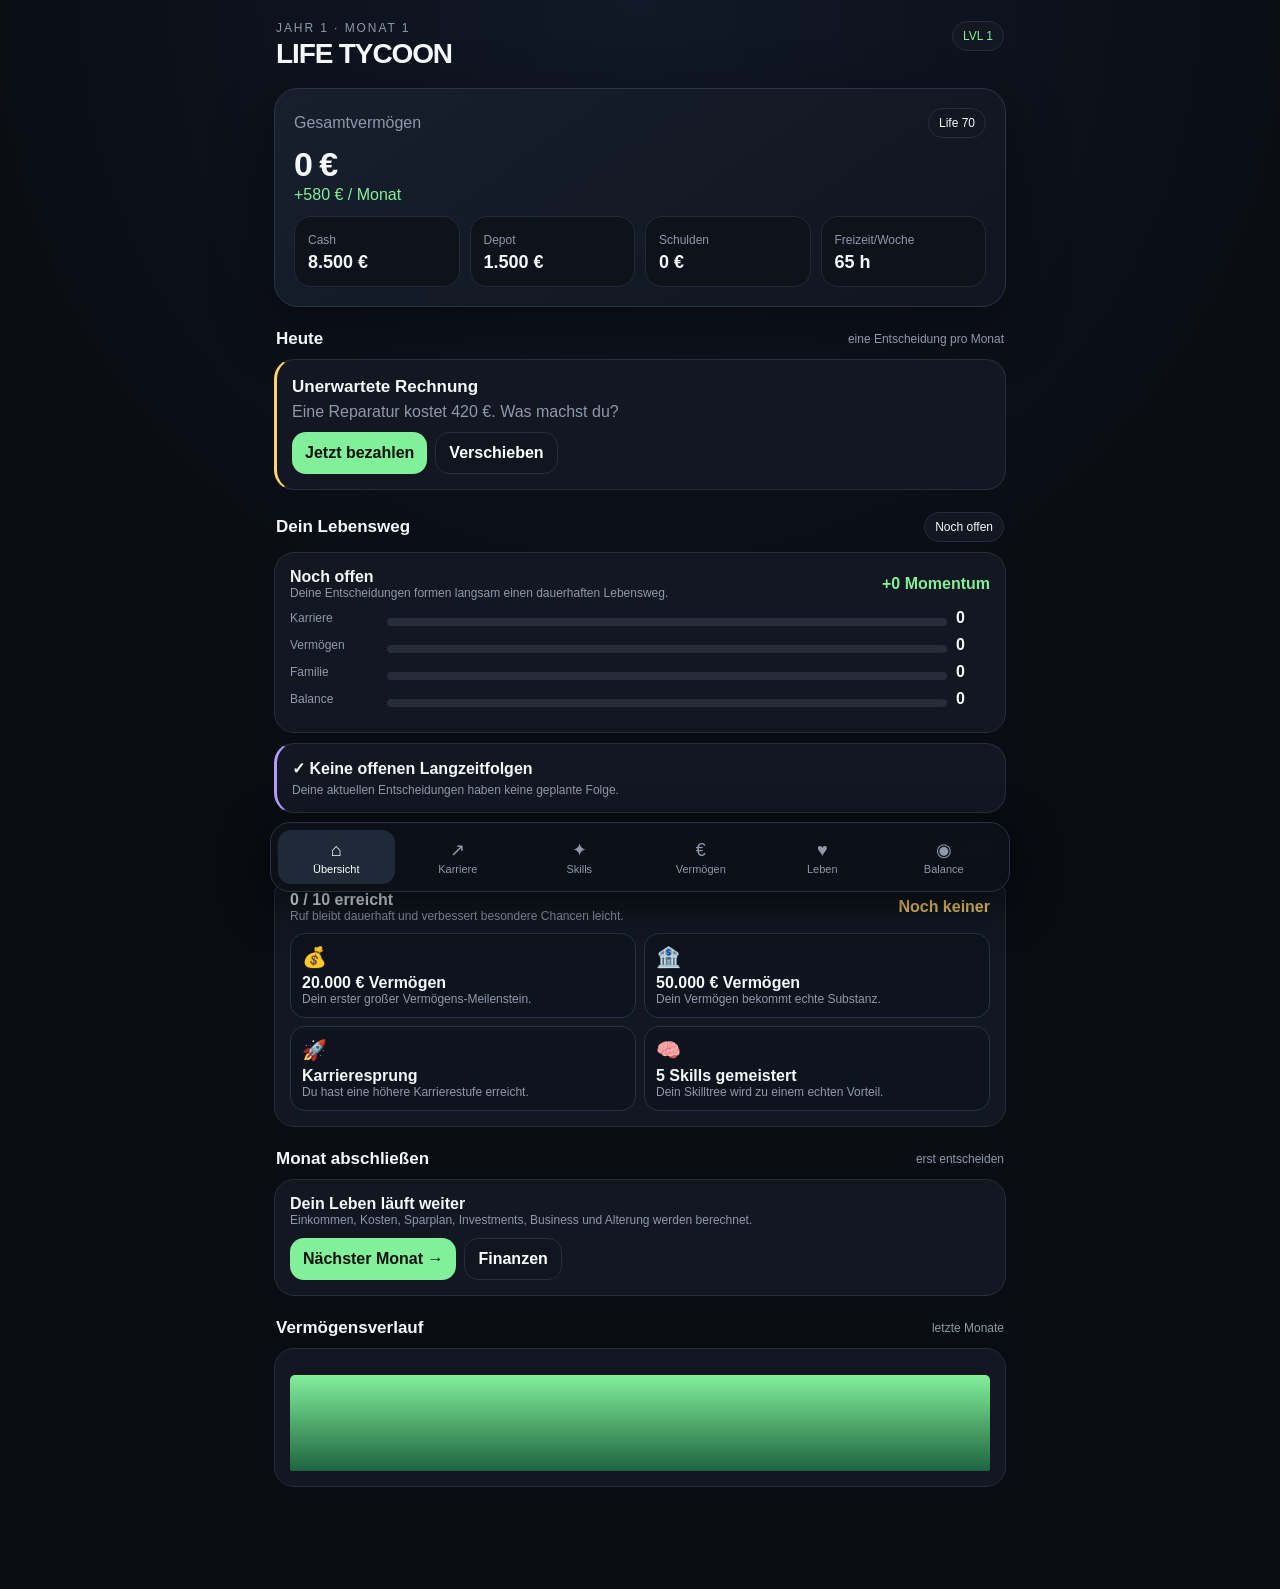
<file: life-tycoon-v1.1.html>
<!doctype html><html lang="de"><head><meta charset="utf-8"><meta name="viewport" content="width=device-width,initial-scale=1,viewport-fit=cover"><meta name="theme-color" content="#090c12"><meta name="apple-mobile-web-app-capable" content="yes"><title>Life Tycoon v1.1</title><style>
:root{--bg:#090c12;--card:#121722;--card2:#171e2b;--line:#252e3d;--txt:#f5f7fb;--mut:#8e99aa;--green:#82ef9a;--blue:#7cb7ff;--gold:#ffd56a;--red:#ff7d88;--purple:#b69cff}*{box-sizing:border-box}html,body{margin:0;background:radial-gradient(circle at top,#111827 0,#090c12 42%);color:var(--txt);font-family:-apple-system,BlinkMacSystemFont,"SF Pro Text","Segoe UI",sans-serif;min-height:100%}body{padding:env(safe-area-inset-top) 0 env(safe-area-inset-bottom)}button,input,select{font:inherit}.app{max-width:760px;margin:auto;padding:16px 14px 92px}.top{display:flex;justify-content:space-between;align-items:flex-start;gap:10px;margin:5px 2px 18px}.eyebrow{font-size:12px;color:var(--mut);text-transform:uppercase;letter-spacing:.16em}.brand{font-weight:850;font-size:28px;letter-spacing:-.04em;margin-top:3px}.pill{border:1px solid var(--line);background:#121722;padding:7px 10px;border-radius:999px;font-size:12px}.level{color:var(--green)}.hero{background:linear-gradient(145deg,#171f2d,#10151f);border:1px solid #293448;border-radius:24px;padding:19px;box-shadow:0 20px 60px #0006}.heroTop{display:flex;justify-content:space-between;align-items:center}.big{font-size:34px;font-weight:850;letter-spacing:-.045em;margin:7px 0 2px}.mut{color:var(--mut)}.positive{color:var(--green)}.negative{color:var(--red)}.grid{display:grid;grid-template-columns:repeat(2,1fr);gap:10px;margin-top:12px}.metric{background:#0d121b;border:1px solid #202a39;border-radius:17px;padding:13px}.metric b{font-size:18px;display:block;margin-top:4px}.section{margin-top:22px}.title{display:flex;align-items:center;justify-content:space-between;margin:0 2px 10px}.title h2{font-size:17px;margin:0}.small{font-size:12px;color:var(--mut)}.card{background:var(--card);border:1px solid var(--line);border-radius:20px;padding:15px;margin-bottom:10px}.row{display:flex;justify-content:space-between;align-items:center;gap:12px}.row+.row{margin-top:11px}.bar{height:8px;background:#252d3a;border-radius:999px;overflow:hidden;margin-top:8px}.bar i{display:block;height:100%;background:linear-gradient(90deg,var(--blue),var(--purple));border-radius:999px}.btn{border:0;border-radius:14px;background:#232d3d;color:#fff;padding:11px 13px;font-weight:720;cursor:pointer}.btn.primary{background:var(--green);color:#07110a}.btn.blue{background:#233f64;color:#cce2ff}.btn.red{background:#4a2328;color:#ffc7cc}.btn.ghost{background:#10151f;border:1px solid var(--line)}.btn:disabled{opacity:.4}.actions{display:flex;gap:8px;flex-wrap:wrap;margin-top:11px}.nav{position:fixed;z-index:10;left:50%;bottom:max(8px,env(safe-area-inset-bottom));transform:translateX(-50%);width:min(calc(100% - 18px),740px);display:flex;gap:5px;overflow-x:auto;background:#0c1119eF;backdrop-filter:blur(18px);border:1px solid #273142;padding:7px;border-radius:20px;box-shadow:0 12px 45px #000a}.nav button{flex:1 0 68px;border:0;background:transparent;color:#8e99aa;border-radius:13px;padding:9px 5px;font-size:11px}.nav button.active{background:#202938;color:#fff}.nav span{display:block;font-size:18px;margin-bottom:2px}.view{display:none}.view.active{display:block}.event{border-left:3px solid var(--gold)}.event h3{margin:2px 0 6px;font-size:17px}.tag{display:inline-block;font-size:11px;padding:5px 8px;border-radius:999px;background:#212a38;color:#b8c3d3;margin-right:5px}.skillgrid{display:grid;grid-template-columns:1fr 1fr;gap:9px}.skill{background:#0e141e;border:1px solid var(--line);border-radius:16px;padding:12px}.skill.lock{opacity:.52}.skill .num{font-weight:800;color:var(--blue)}.moneyline{display:flex;justify-content:space-between;padding:8px 0;border-bottom:1px solid #202734}.moneyline:last-child{border:0}.modal{position:fixed;z-index:40;inset:0;background:#000a;display:none;align-items:flex-end;justify-content:center}.modal.show{display:flex}.sheet{width:min(100%,760px);max-height:86vh;overflow:auto;background:#111722;border:1px solid #2a3445;border-radius:24px 24px 0 0;padding:18px 16px calc(18px + env(safe-area-inset-bottom))}.sheet h2{margin:0 0 12px}.field{margin:10px 0}.field label{font-size:12px;color:var(--mut);display:block;margin-bottom:5px}.field input,.field select{width:100%;background:#0b1017;color:#fff;border:1px solid #2a3545;border-radius:13px;padding:12px}.toast{position:fixed;z-index:60;top:calc(10px + env(safe-area-inset-top));left:50%;transform:translate(-50%,-20px);opacity:0;pointer-events:none;background:#eef6f0;color:#07100a;padding:10px 14px;border-radius:13px;font-weight:700;transition:.2s}.toast.show{opacity:1;transform:translate(-50%,0)}.chart{display:flex;align-items:end;height:96px;gap:6px;margin-top:11px}.chart i{flex:1;background:linear-gradient(var(--green),#1e6540);border-radius:5px 5px 2px 2px;min-height:5px}.subhead{font-size:13px;color:#cad3df;font-weight:720;margin:12px 0 7px}.danger{color:var(--red)}.gold{color:var(--gold)}.blue{color:var(--blue)}.pathrow{display:grid;grid-template-columns:88px 1fr 34px;gap:9px;align-items:center;margin:9px 0}.chain{border-left:3px solid var(--purple)}.momentum{font-weight:800}.soft{color:#cbd5e1}.milestonegrid{display:grid;grid-template-columns:repeat(2,1fr);gap:8px;margin-top:10px}.badge{background:#0d141d;border:1px solid #273246;border-radius:15px;padding:11px}.badge.done{border-color:#4f6b50;background:#101a16}.badge .ico{font-size:20px;display:block;margin-bottom:5px}.rare{border-left:3px solid var(--purple);box-shadow:inset 0 0 24px #6f52a51a}.legacy{color:var(--gold);font-weight:800}@media(min-width:600px){.grid{grid-template-columns:repeat(4,1fr)}.skillgrid{grid-template-columns:repeat(3,1fr)}}
</style></head><body><div class="toast" id="toast"></div><main class="app"><header class="top"><div><div class="eyebrow" id="period">Jahr 1 · Monat 1</div><div class="brand">LIFE TYCOON</div></div><div class="pill level" id="lvl">LVL 1</div></header>
<section id="overview" class="view active"><div class="hero"><div class="heroTop"><span class="mut">Gesamtvermögen</span><span class="pill" id="lifeScore">Life 70</span></div><div class="big" id="net">0 €</div><div id="cashflow" class="positive">+0 € / Monat</div><div class="grid"><div class="metric"><span class="small">Cash</span><b id="cash">0 €</b></div><div class="metric"><span class="small">Depot</span><b id="invest">0 €</b></div><div class="metric"><span class="small">Schulden</span><b id="debt">0 €</b></div><div class="metric"><span class="small">Freizeit/Woche</span><b id="free">0 h</b></div></div></div><div class="section"><div class="title"><h2>Heute</h2><span class="small">eine Entscheidung pro Monat</span></div><div class="card event" id="eventCard"></div></div><div class="section"><div class="title"><h2>Dein Lebensweg</h2><span class="pill" id="pathName">Offen</span></div><div class="card" id="pathCard"></div><div class="card chain" id="consequenceCard"></div></div><div class="section"><div class="title"><h2>Meilensteine</h2><span class="pill legacy" id="legacyPill">0 Ruf</span></div><div class="card" id="milestoneCard"></div></div><div class="section"><div class="title"><h2>Monat abschließen</h2><span class="small" id="monthHint"></span></div><div class="card"><div class="row"><div><b>Dein Leben läuft weiter</b><div class="small">Einkommen, Kosten, Sparplan, Investments, Business und Alterung werden berechnet.</div></div></div><div class="actions"><button class="btn primary" onclick="nextMonth()">Nächster Monat →</button><button class="btn ghost" onclick="openFinance()">Finanzen</button></div></div></div><div class="section"><div class="title"><h2>Vermögensverlauf</h2><span class="small">letzte Monate</span></div><div class="card"><div class="chart" id="chart"></div></div></div></section>
<section id="career" class="view"><div class="title"><h2>Karriere</h2><button class="btn ghost" onclick="careerAction()">Monatsaktion</button></div><div class="card"><div class="row"><div><div class="small">Position</div><b id="job"></b></div><div class="pill" id="salary"></div></div><div class="row"><span class="small">Leistung</span><b id="perf"></b></div><div class="bar"><i id="perfBar"></i></div><div class="row"><span class="small">Karrierestress</span><b id="careerStress"></b></div><div class="actions"><button class="btn blue" onclick="askPromotion()">Beförderung prüfen</button><button class="btn ghost" onclick="jobOffer()">Jobmarkt</button></div></div><div class="section"><div class="title"><h2>Aktuelle Anforderungen</h2></div><div class="card" id="requirements"></div></div></section>
<section id="skills" class="view"><div class="title"><h2>Skills & Bildung</h2><span class="pill" id="sp"></span></div><div class="card"><div class="row"><div><b>Lernplan</b><div class="small">Zeit pro Woche für Weiterbildung</div></div><select id="studyHours" onchange="setStudyHours(this.value)" style="background:#0b1017;color:white;border:1px solid #2a3545;border-radius:10px;padding:8px"><option>0</option><option>2</option><option>4</option><option>6</option><option>8</option><option>10</option><option>12</option></select></div><div class="bar"><i id="studyBar"></i></div><div class="small" id="studyText" style="margin-top:7px"></div></div><div class="skillgrid" id="skillGrid"></div><div class="section"><div class="title"><h2>Kurse</h2></div><div class="card"><div class="moneyline"><span>Online-Kurs</span><b>190 € · +1 SP</b></div><div class="actions"><button class="btn" onclick="course(190,1,10)">Belegen</button></div></div><div class="card"><div class="moneyline"><span>Fachlehrgang</span><b>790 € · +3 SP</b></div><div class="actions"><button class="btn" onclick="course(790,3,25)">Belegen</button></div></div></div></section>
<section id="wealth" class="view"><div class="title"><h2>Vermögen</h2><button class="btn ghost" onclick="openFinance()">Geld bewegen</button></div><div class="card"><div class="moneyline"><span>Cash</span><b id="wCash"></b></div><div class="moneyline"><span>Depot</span><b id="wInvest"></b></div><div class="moneyline"><span>Fahrzeuge/Immobilien</span><b id="wAssets"></b></div><div class="moneyline"><span>Schulden</span><b class="danger" id="wDebt"></b></div></div><div class="section"><div class="title"><h2>Investieren</h2></div><div class="card"><div class="row"><div><b>Monatlicher Sparplan</b><div class="small">simulierte Rendite, kein reales Finanzprodukt</div></div><b id="plan"></b></div><div class="actions"><button class="btn" onclick="setPlan()">Sparplan ändern</button><button class="btn ghost" onclick="setRisk()">Risiko wählen</button></div></div></div><div class="section"><div class="title"><h2>Nebenverdienst & Business</h2></div><div id="businessArea"></div></div></section>
<section id="life" class="view"><div class="title"><h2>Leben</h2><span class="pill" id="age"></span></div><div class="card"><div class="row"><div><div class="small">Beziehungsstatus</div><b id="relation"></b></div><div class="pill" id="relScore"></div></div><div class="row"><span class="small">Kinder</span><b id="kids"></b></div><div class="row"><span class="small">Lebensqualität</span><b id="quality"></b></div><div class="actions"><button class="btn" onclick="relationshipAction()">Beziehung</button><button class="btn ghost" onclick="familyAction()">Familie</button></div></div><div class="section"><div class="title"><h2>Lebenschronik</h2></div><div class="card" id="chronicle"></div></div></section>
<section id="balance" class="view"><div class="title"><h2>Balance</h2><span class="pill" id="balanceScore"></span></div><div class="grid"><div class="metric"><span class="small">Gesundheit</span><b id="health"></b></div><div class="metric"><span class="small">Fitness</span><b id="fitness"></b></div><div class="metric"><span class="small">Energie</span><b id="energy"></b></div><div class="metric"><span class="small">Stress</span><b id="stress"></b></div></div><div class="section"><div class="card"><div class="subhead">168 Stunden pro Woche</div><div id="timeBudget"></div></div></div><div class="section"><div class="title"><h2>Balance-Aktion</h2></div><div class="actions"><button class="btn" onclick="balanceAction('sport')">🏋️ Training</button><button class="btn" onclick="balanceAction('sleep')">😴 Schlaf</button><button class="btn" onclick="balanceAction('friends')">🎉 Freizeit</button><button class="btn blue" onclick="balanceAction('vacation')">🌴 Kurzurlaub</button></div></div></section></main>
<nav class="nav"><button class="active" data-v="overview" onclick="showView(this)"><span>⌂</span>Übersicht</button><button data-v="career" onclick="showView(this)"><span>↗</span>Karriere</button><button data-v="skills" onclick="showView(this)"><span>✦</span>Skills</button><button data-v="wealth" onclick="showView(this)"><span>€</span>Vermögen</button><button data-v="life" onclick="showView(this)"><span>♥</span>Leben</button><button data-v="balance" onclick="showView(this)"><span>◉</span>Balance</button></nav>
<div class="modal" id="modal"><div class="sheet"><div class="row"><h2 id="modalTitle">Bearbeiten</h2><button class="btn ghost" onclick="closeModal()">✕</button></div><div id="modalBody"></div></div></div>
<script>
const KEY='lifeTycoonCompact09';const SK=[['tech1','Grundlagen Technik','Technik',1,null],['tech2','Fachwissen','Technik',2,'tech1'],['tech3','Experte','Technik',3,'tech2'],['lead1','Kommunikation','Führung',1,null],['lead2','Teamführung','Führung',2,'lead1'],['lead3','Leadership','Führung',3,'lead2'],['biz1','Verkaufen','Business',1,null],['biz2','Kalkulation','Business',2,'biz1'],['biz3','Unternehmer','Business',3,'biz2'],['fin1','Budget','Finanzen',1,null],['fin2','Investieren','Finanzen',2,'fin1'],['fin3','Vermögensaufbau','Finanzen',3,'fin2']];
function base(){return{version:11,year:1,month:1,age:23,ageMonths:0,xp:0,level:1,cash:8500,invest:1500,debt:0,assets:0,income:2700,fixed:1250,variable:620,savingsPlan:250,risk:'mittel',job:'Metalltechniker',careerLevel:1,performance:48,careerStress:28,careerDone:false,skillPoints:2,skills:{},studyHours:2,studyProgress:0,side:null,business:null,relation:'Single',relationScore:50,partnerIncome:0,kids:0,quality:70,health:82,fitness:48,energy:76,stress:32,vacation:20,eventDone:false,event:null,chronicle:['Start deines Life-Tycoon-Lebens'],history:[10000],annual:[],lastMarket:0,path:{career:0,wealth:0,family:0,balance:0},pending:[],momentum:0,lastOutcome:'Noch keine Langzeitfolge',milestones:{},legacy:0,rareCooldown:0,rareSeen:{},lastMilestone:'Noch keiner'}}
let s;try{s=Object.assign(base(),JSON.parse(localStorage.getItem(KEY)||'{}'))}catch(e){s=base()}
if(!s.path)s.path={career:0,wealth:0,family:0,balance:0};if(!Array.isArray(s.pending))s.pending=[];if(!s.milestones)s.milestones={};if(!s.rareSeen)s.rareSeen={};if(typeof s.legacy!=='number')s.legacy=0;if(typeof s.rareCooldown!=='number')s.rareCooldown=0;if(!s.lastMilestone)s.lastMilestone='Noch keiner';if(s.event&&!s.event.id){s.event=null;s.eventDone=false}s.version=11;
function save(){localStorage.setItem(KEY,JSON.stringify(s))}function euro(n){return new Intl.NumberFormat('de-DE',{style:'currency',currency:'EUR',maximumFractionDigits:0}).format(Math.round(n))}function clamp(n,a=0,b=100){return Math.max(a,Math.min(b,n))}function lvl(){s.level=Math.max(1,Math.floor(s.xp/250)+1)}function sideIncome(){return s.side?Math.round((260+s.side.level*90)*(1+(s.skills.biz1?0.08:0)+(s.skills.biz2?0.1:0))*(1+Math.min(.12,s.legacy*.01))):0}function bizIncome(){return s.business?Math.round((s.business.base+s.business.level*180)*(1+(s.skills.biz2?0.12:0)+(s.skills.biz3?0.18:0))*(1+Math.min(.15,s.legacy*.012))):0}function partnerShare(){return s.relation==='Verheiratet'||s.relation==='Verlobt'||s.relation==='Beziehung'?Math.round(s.partnerIncome*.36):0}function kidCost(){return s.kids*260}function loanCost(){return s.debt>0?Math.min(420,Math.round(s.debt*.018)):0}function flow(){return s.income+sideIncome()+bizIncome()+partnerShare()-s.fixed-s.variable-kidCost()-loanCost()-s.savingsPlan}function net(){return s.cash+s.invest+s.assets+(s.business?s.business.value:0)-s.debt}function workHours(){return 40+(s.side?7+s.side.level:0)+(s.business?8+s.business.level*2:0)}function freeHours(){return Math.max(0,168-56-workHours()-5-s.studyHours-(s.kids*5)-(s.relation!=='Single'?5:0))}function balanceScore(){return Math.round((s.health+s.fitness+s.energy+(100-s.stress))/4)}function lifeScore(){let f=clamp(55+flow()/55),c=clamp(s.performance),b=balanceScore();return Math.round(clamp((f+c+s.quality+b)/4+Math.min(5,s.legacy*.5)))}function skillCount(){return Object.values(s.skills).filter(Boolean).length}
function absMonth(){return(s.year-1)*12+s.month}function pathAdd(k,n){s.path[k]=Math.max(0,(s.path[k]||0)+n)}function currentPath(){let map={career:'Karriere-Mensch',wealth:'Vermögensbauer',family:'Familienmensch',balance:'Ausgeglichen'};let a=Object.entries(s.path).sort((x,y)=>y[1]-x[1]);if(!a.length||a[0][1]<3)return{key:'open',label:'Noch offen'};if(a[1]&&a[0][1]-a[1][1]<2)return{key:'mix',label:'Vielseitig'};return{key:a[0][0],label:map[a[0][0]]}}
function pathPerk(){let p=currentPath().key;if(p==='career')s.performance=clamp(s.performance+1);if(p==='wealth'&&s.invest>0)s.invest*=1.0007;if(p==='family'&&s.relation!=='Single')s.relationScore=clamp(s.relationScore+1);if(p==='balance'){s.stress=clamp(s.stress-1);s.energy=clamp(s.energy+1)}}
function eventLabel(id){let x={delayedBill:'Verschobene Rechnung',bossProject:'Schlüsselprojekt',bossResult:'Projektabschluss',bizFollowup:'Großkunde meldet sich',familyTalk:'Gespräch über Zukunft',burnout:'Körper zieht die Notbremse',healthFollowup:'Gesundheitliche Folge'};return x[id]||'Offene Folge'}
function schedule(id,months,meta={}){s.pending.push({id,due:absMonth()+months,meta});s.lastOutcome=`Folge geplant: ${eventLabel(id)}`}function takeDue(){let i=s.pending.findIndex(x=>x.due<=absMonth());if(i<0)return null;let p=s.pending.splice(i,1)[0];return{id:p.id,meta:p.meta||{},chain:true}}
function hasPending(id){return s.pending.some(x=>x.id===id)}
function showView(btn){document.querySelectorAll('.view').forEach(x=>x.classList.remove('active'));document.querySelectorAll('.nav button').forEach(x=>x.classList.remove('active'));document.getElementById(btn.dataset.v).classList.add('active');btn.classList.add('active');render()}function toast(t){let x=document.getElementById('toast');x.textContent=t;x.classList.add('show');setTimeout(()=>x.classList.remove('show'),1800)}function openM(t,h){modalTitle.textContent=t;modalBody.innerHTML=h;modal.classList.add('show')}function closeModal(){modal.classList.remove('show')}
function chooseRareEvent(){let pool=[];if((s.year>=2||s.age>=24)&&!s.rareSeen.rareInheritance)pool.push('rareInheritance');if(s.performance>=72&&s.careerLevel>=1&&!s.rareSeen.rareHeadhunt)pool.push('rareHeadhunt');if(s.business&&s.business.value>=4500&&!s.rareSeen.rareBuyout)pool.push('rareBuyout');if((s.stress>=68||s.health<=65)&&!s.rareSeen.rareHealth)pool.push('rareHealth');if(s.relation!=='Single'&&s.relationScore<=55&&!s.rareSeen.rareRelationship)pool.push('rareRelationship');if((s.side||s.business)&&s.year>=2&&!s.rareSeen.rareSpotlight)pool.push('rareSpotlight');if(!pool.length)return null;let id=pool[Math.floor(Math.random()*pool.length)];s.rareSeen[id]=1;return{id,meta:{rare:true}}}
function chooseEvent(){let due=takeDue();if(due)return due;if(s.rareCooldown<=0&&Math.random()<.18){let r=chooseRareEvent();if(r)return r}let pool=['bill','jobGood','taxRefund','friendTrip','rentRise'];if(s.stress>65)pool.push('stressWarn','sickDay');if(s.kids>0)pool.push('familyWeekend');if(s.business)pool.push('bizClient');if(s.invest>4000)pool.push('market');if(s.debt>5000)pool.push('debtPressure');if(skillCount()>=3)pool.push('mentor');if(s.relation!=='Single'&&s.relationScore<58)pool.push('relationshipTension');if(s.side)pool.push('sideOpportunity');if(s.momentum>=2)pool.push('jobGood','taxRefund','mentor');return{id:pool[Math.floor(Math.random()*pool.length)],meta:{}}}
function eventObject(ev){let m=ev.meta||{};switch(ev.id){
case'bill':return{t:'Unerwartete Rechnung',d:'Eine Reparatur kostet 420 €. Was machst du?',a:[['Jetzt bezahlen',()=>{s.cash-=420;s.stress+=4;pathAdd('wealth',1)}],['Verschieben',()=>{s.quality-=2;s.stress+=7;schedule('delayedBill',2);pathAdd('career',1)}]]};
case'delayedBill':return{t:'Die Rechnung ist zurück',d:'Aus 420 € sind durch Mahnkosten 560 € geworden.',a:[['560 € bezahlen',()=>{s.cash-=560;s.stress-=2;pathAdd('wealth',1)}],['Finanzieren',()=>{s.debt+=560;s.stress+=6;pathAdd('wealth',-1)}]]};
case'jobGood':return{t:'Gute Woche im Job',d:'Deine Leistung fällt positiv auf. Der Chef deutet ein wichtiges Projekt an.',a:[['Extra Einsatz',()=>{s.performance+=8;s.stress+=5;s.xp+=40;pathAdd('career',2);schedule('bossProject',2)}],['Balance halten',()=>{s.performance+=3;s.energy+=5;s.xp+=20;pathAdd('balance',2)}]]};
case'bossProject':return{t:'Das Schlüsselprojekt',d:'Der Chef will, dass du ein schwieriges Projekt übernimmst. Erfolg könnte deine Karriere beschleunigen.',a:[['Verantwortung übernehmen',()=>{s.performance+=10;s.stress+=12;s.xp+=60;pathAdd('career',3);schedule('bossResult',2,{lead:true})}],['Ablehnen',()=>{s.stress-=5;s.energy+=5;pathAdd('balance',2)}]]};
case'bossResult':return{t:'Projekt abgeschlossen',d:'Das Schlüsselprojekt ist geschafft. Jetzt entscheidest du, was du aus dem Erfolg machst.',a:[['Bonus verhandeln',()=>{let b=s.skills.lead1?900:550;s.cash+=b;s.performance+=8;s.xp+=70;pathAdd('career',2);s.chronicle.unshift(`Projektbonus ${euro(b)}`)}],['Freizeit nehmen',()=>{s.stress-=16;s.energy+=12;s.quality+=4;pathAdd('balance',3)}]]};
case'stressWarn':return{t:'Warnsignal',d:'Dein Stresslevel ist zu hoch. Noch kannst du gegensteuern.',a:[['Tempo rausnehmen',()=>{s.stress-=18;s.performance-=3;pathAdd('balance',2)}],['Durchziehen',()=>{s.stress+=10;s.health-=7;s.xp+=25;pathAdd('career',2);if(!hasPending('burnout'))schedule('burnout',2)}]]};
case'burnout':return{t:'Dein Körper zieht die Notbremse',d:'Die letzten Monate waren zu viel. Du brauchst eine Entscheidung.',a:[['Erholung priorisieren',()=>{s.stress-=28;s.energy+=20;s.health+=8;s.performance-=7;pathAdd('balance',4)}],['Weiter funktionieren',()=>{s.health-=14;s.energy-=15;s.performance+=3;s.quality-=5;pathAdd('career',2)}]]};
case'familyWeekend':return{t:'Familienwochenende',d:'Die Familie möchte gemeinsam etwas unternehmen.',a:[['Ausflug · 180 €',()=>{s.cash-=180;s.quality+=7;s.relationScore+=5;pathAdd('family',2);if(s.relation!=='Single')schedule('familyTalk',2)}],['Zu Hause',()=>{s.quality+=3;pathAdd('balance',1)}]]};
case'familyTalk':return{t:'Gespräch über eure Zukunft',d:'Die letzten gemeinsamen Monate haben die Frage aufgeworfen: Wie ernst soll es werden?',a:[['Nähe zulassen',()=>{s.relationScore+=10;s.quality+=5;s.fixed=Math.max(500,s.fixed-80);pathAdd('family',3);s.chronicle.unshift('Gemeinsamer Zukunftsschritt')}],['Noch Zeit lassen',()=>{s.relationScore-=3;s.stress-=4;pathAdd('balance',1)}]]};
case'bizClient':return{t:'Neuer Großkunde',d:'Ein Kunde bietet dir einen größeren Auftrag an.',a:[['Annehmen',()=>{s.cash+=700+s.business.level*160;s.stress+=10;s.business.value+=400;pathAdd('wealth',2);schedule('bizFollowup',2)}],['Ablehnen',()=>{s.stress-=2;pathAdd('balance',1)}]]};
case'bizFollowup':return{t:'Der Großkunde kommt zurück',d:'Aus dem Auftrag könnte eine dauerhafte Geschäftsbeziehung werden.',a:[['900 € reinvestieren',()=>{if(s.cash>=900){s.cash-=900;s.business.level++;s.business.value+=1500;s.stress+=6;s.xp+=90;pathAdd('wealth',3)}else{s.debt+=900;s.business.value+=900;s.stress+=9;pathAdd('wealth',1)}}],['Klein halten',()=>{s.cash+=350;s.stress-=3;pathAdd('balance',1)}]]};
case'market':return{t:'Unruhiger Markt',d:`Dein Depot ist ${euro(s.invest)} wert und schwankt stärker als gewöhnlich.`,a:[['Ruhe bewahren',()=>{s.xp+=25;pathAdd('wealth',2)}],['500 € verkaufen',()=>{let q=Math.min(500,s.invest);s.invest-=q;s.cash+=q;pathAdd('balance',1)}]]};
case'taxRefund':return{t:'Unerwartetes Plus',d:'Du bekommst 360 € zurück. Was machst du damit?',a:[['Investieren',()=>{s.invest+=360;pathAdd('wealth',2);s.xp+=20}],['Genießen',()=>{s.cash+=110;s.quality+=6;pathAdd('balance',2)}]]};
case'friendTrip':return{t:'Spontaner Wochenendtrip',d:'Freunde laden dich ein. Kosten: etwa 320 €.',a:[['Mitfahren',()=>{s.cash-=320;s.quality+=8;s.stress-=7;pathAdd('balance',2)}],['Absagen',()=>{s.cash+=0;s.quality-=1;pathAdd('wealth',1)}]]};
case'rentRise':return{t:'Lebenskosten steigen',d:'Deine laufenden Kosten würden um 90 € pro Monat steigen.',a:[['Akzeptieren',()=>{s.fixed+=90;s.stress+=3}],['Anderswo sparen',()=>{s.variable=Math.max(250,s.variable-80);s.quality-=3;pathAdd('wealth',1)}]]};
case'sickDay':return{t:'Du fühlst dich ausgelaugt',d:'Heute wäre eigentlich ein wichtiger Arbeitstag.',a:[['Krank melden',()=>{s.energy+=10;s.health+=5;s.performance-=2;pathAdd('balance',2)}],['Trotzdem arbeiten',()=>{s.performance+=4;s.energy-=10;s.health-=5;pathAdd('career',1)}]]};
case'debtPressure':return{t:'Schulden drücken',d:`Deine Restschuld liegt bei ${euro(s.debt)}.`,a:[['500 € sondertilgen',()=>{let q=Math.min(500,s.cash,s.debt);s.cash-=q;s.debt-=q;pathAdd('wealth',2)}],['Liquidität behalten',()=>{s.stress+=3;pathAdd('balance',1)}]]};
case'mentor':return{t:'Mentor bietet Hilfe an',d:'Eine erfahrene Person nimmt sich Zeit für deine Entwicklung.',a:[['Lernen',()=>{s.studyProgress+=12;s.performance+=3;s.xp+=35;pathAdd('career',1)}],['Netzwerk nutzen',()=>{s.performance+=5;s.quality+=2;s.xp+=25;pathAdd('career',2)}]]};
case'relationshipTension':return{t:'Spannungen zu Hause',d:'Deine Beziehung leidet unter Zeitdruck und Stress.',a:[['Zeit investieren',()=>{s.cash-=90;s.relationScore+=10;s.stress-=4;pathAdd('family',2)}],['Arbeit geht vor',()=>{s.relationScore-=9;s.performance+=3;pathAdd('career',2)}]]};
case'sideOpportunity':return{t:'Chance im Nebenverdienst',d:'Ein zusätzlicher Auftrag könnte dein Nebeneinkommen steigern.',a:[['Auftrag annehmen',()=>{s.cash+=260*s.side.level;s.stress+=6;s.xp+=25;pathAdd('wealth',1)}],['Freizeit schützen',()=>{s.energy+=5;s.stress-=5;pathAdd('balance',2)}]]};
case'rareInheritance':return{t:'✦ Selten: Unerwartetes Erbe',d:'Du erhältst 4.500 €. So ein Moment kann deinen Lebensweg deutlich beschleunigen.',a:[['Alles investieren',()=>{s.invest+=4500;s.xp+=100;s.legacy+=1;pathAdd('wealth',5);s.chronicle.unshift('Unerwartetes Erbe investiert')}],['Leben genießen',()=>{s.cash+=2600;s.quality+=12;s.stress-=8;s.legacy+=1;pathAdd('balance',4);s.chronicle.unshift('Unerwartetes Erbe erhalten')}]]};
case'rareHeadhunt':return{t:'✦ Selten: Headhunter meldet sich',d:`Ein anderer Arbeitgeber bietet dir ${euro(s.income+650)} netto. Deine bisherige Arbeit hat Aufmerksamkeit erzeugt.`,a:[['Wechsel wagen',()=>{s.income+=650;s.performance=55;s.stress+=9;s.xp+=140;s.legacy+=1;pathAdd('career',5);s.chronicle.unshift('Von Headhunter abgeworben')}],['Gegenangebot fordern',()=>{s.cash+=1200;s.performance+=7;s.xp+=90;pathAdd('career',3);schedule('bossProject',2)}]]};
case'rareBuyout':return{t:'✦ Selten: Kaufangebot für dein Unternehmen',d:`Jemand bietet rund ${euro(s.business?s.business.value*1.45:0)} für dein Unternehmen.`,a:[['Verkaufen',()=>{let v=Math.round(s.business.value*1.45);s.cash+=v;s.business=null;s.stress-=9;s.legacy+=2;s.xp+=180;pathAdd('wealth',5);s.chronicle.unshift(`Unternehmen für ${euro(v)} verkauft`)}],['Weiter aufbauen',()=>{s.business.value=Math.round(s.business.value*1.35);s.business.base+=160;s.stress+=8;s.legacy+=1;s.xp+=120;pathAdd('wealth',5);s.chronicle.unshift('Übernahmeangebot abgelehnt')}]]};
case'rareHealth':return{t:'✦ Selten: Gesundheitlicher Warnschuss',d:'Dein Körper sendet ernstere Signale. Ignorieren könnte später deutlich teurer werden.',a:[['Check-up & Erholung · 350 €',()=>{s.cash-=350;s.health+=14;s.stress-=13;s.energy+=10;s.legacy+=1;pathAdd('balance',5);s.chronicle.unshift('Gesundheit bewusst priorisiert')}],['Weiter wie bisher',()=>{s.health-=8;s.stress+=8;pathAdd('career',2);schedule('healthFollowup',2)}]]};
case'healthFollowup':return{t:'Die Warnzeichen sind zurück',d:'Die Belastung hat sich nicht von selbst erledigt. Jetzt kostet die Erholung mehr Zeit und Geld.',a:[['Konsequent erholen · 900 €',()=>{s.cash-=900;s.health+=18;s.stress-=22;s.energy+=18;s.performance-=5;pathAdd('balance',5)}],['Arbeitslast reduzieren',()=>{s.income=Math.max(1200,s.income-180);s.health+=9;s.stress-=16;s.quality+=3;pathAdd('balance',4)}]]};
case'rareRelationship':return{t:'✦ Selten: Beziehung am Wendepunkt',d:'Eure Beziehung steht an einem Punkt, an dem halbherzige Entscheidungen nicht mehr reichen.',a:[['Gemeinsamen Neustart · 700 €',()=>{s.cash-=700;s.relationScore+=22;s.quality+=7;s.legacy+=1;pathAdd('family',5);s.chronicle.unshift('Beziehung gemeinsam neu ausgerichtet')}],['Getrennte Wege',()=>{s.relation='Single';s.partnerIncome=0;s.relationScore=50;s.stress+=9;s.quality-=3;s.fixed+=120;pathAdd('balance',3);s.chronicle.unshift('Beziehung beendet')}]]};
case'rareSpotlight':return{t:'✦ Selten: Plötzlich bekannt',d:'Ein Auftrag sorgt für Aufmerksamkeit. Daraus könnte viel mehr werden – aber auch viel mehr Arbeit.',a:[['Chance voll nutzen',()=>{if(s.business){s.business.value+=2500;s.business.base+=110}else if(s.side){s.side.level++}s.cash+=600;s.stress+=12;s.xp+=120;s.legacy+=1;pathAdd('wealth',4);if(s.business)schedule('bizFollowup',2)}],['Bewusst klein bleiben',()=>{s.quality+=7;s.stress-=6;s.xp+=50;pathAdd('balance',3)}]]};
default:return eventObject({id:'bill',meta:{}})}}
function renderEvent(){if(!s.event)s.event=chooseEvent();let e=eventObject(s.event);eventCard.classList.toggle('rare',!!s.event.meta?.rare||String(s.event.id).startsWith('rare'));eventCard.innerHTML=`<h3>${e.t}</h3><div class="mut">${e.d}</div><div class="actions">${e.a.map((a,i)=>`<button class="btn ${i===0?'primary':'ghost'}" onclick="eventChoice(${i})">${a[0]}</button>`).join('')}</div>`;if(s.eventDone)eventCard.innerHTML=`<h3>✓ ${e.t}</h3><div class="mut">${s.lastOutcome||'Die Entscheidung wird sich auf dein weiteres Leben auswirken.'}</div>`}
function eventChoice(i){if(s.eventDone)return;let e=eventObject(s.event),a=e.a[i],wasRare=!!s.event.meta?.rare||String(s.event.id).startsWith('rare');a[1]();if(wasRare)s.rareCooldown=6;s.eventDone=true;s.lastOutcome=`${e.t}: ${a[0]}`;s.xp+=wasRare?35:15;s.stress=clamp(s.stress);s.health=clamp(s.health);s.energy=clamp(s.energy);s.quality=clamp(s.quality);s.relationScore=clamp(s.relationScore);save();render();toast(wasRare?'Wendepunkt entschieden':'Entscheidung gespeichert')}
const MILESTONES=[
{id:'net20',ico:'💰',t:'20.000 € Vermögen',d:'Dein erster großer Vermögens-Meilenstein.',xp:100,lg:1,ok:()=>net()>=20000},
{id:'net50',ico:'🏦',t:'50.000 € Vermögen',d:'Dein Vermögen bekommt echte Substanz.',xp:180,lg:2,ok:()=>net()>=50000},
{id:'career3',ico:'🚀',t:'Karrieresprung',d:'Du hast eine höhere Karrierestufe erreicht.',xp:130,lg:1,ok:()=>s.careerLevel>=3},
{id:'skills5',ico:'🧠',t:'5 Skills gemeistert',d:'Dein Skilltree wird zu einem echten Vorteil.',xp:120,lg:1,ok:()=>skillCount()>=5},
{id:'married',ico:'💍',t:'Lebensbund',d:'Du hast geheiratet.',xp:130,lg:1,ok:()=>s.relation==='Verheiratet'},
{id:'parent',ico:'👶',t:'Familie gegründet',d:'Dein Leben hat eine neue Dimension bekommen.',xp:120,lg:1,ok:()=>s.kids>=1},
{id:'biz3',ico:'🏢',t:'Unternehmen etabliert',d:'Dein Unternehmen hat Level 3 erreicht.',xp:170,lg:2,ok:()=>s.business&&s.business.level>=3},
{id:'balance80',ico:'🌿',t:'Im Gleichgewicht',d:'Dein Balance Score liegt bei mindestens 80.',xp:110,lg:1,ok:()=>balanceScore()>=80},
{id:'momentum3',ico:'🔥',t:'Auf Erfolgskurs',d:'Drei starke Monate haben Momentum aufgebaut.',xp:90,lg:1,ok:()=>s.momentum>=3},
{id:'year3',ico:'📜',t:'Drei Jahre Leben',d:'Du hast drei volle Jahre gestaltet.',xp:160,lg:2,ok:()=>s.year>=4}
];
function checkMilestones(){let got=[];for(let m of MILESTONES){if(!s.milestones[m.id]&&m.ok()){s.milestones[m.id]={at:`J${s.year} M${s.month}`};s.xp+=m.xp;s.legacy+=m.lg;s.lastMilestone=m.t;s.chronicle.unshift(`Meilenstein: ${m.t}`);got.push(m)}}return got}
function showMilestone(ms){if(!ms.length)return;let m=ms[0],more=ms.length>1?`<div class="small" style="margin-top:8px">+ ${ms.length-1} weiterer Meilenstein</div>`:'';openM('🏆 Meilenstein erreicht',`<div class="card"><div style="font-size:40px">${m.ico}</div><h2 style="margin:8px 0 5px">${m.t}</h2><div class="mut">${m.d}</div><div class="actions"><span class="pill">+${m.xp} XP</span><span class="pill legacy">+${m.lg} Ruf</span></div>${more}<div class="actions"><button class="btn primary" onclick="closeModal()">Weiter</button></div></div>`)}
function nextMonth(){if(!s.eventDone)return toast('Triff zuerst deine Monatsentscheidung');let f=flow();s.cash+=f+s.savingsPlan;if(s.savingsPlan>0&&s.cash>=s.savingsPlan){s.cash-=s.savingsPlan;s.invest+=s.savingsPlan}let r={niedrig:.002,mittel:.005,hoch:.009}[s.risk]||.005;let skillBoost=s.skills.fin2?.0007:0;let swing=(Math.random()-.44)*(r+skillBoost)*3;s.lastMarket=swing;s.invest*=1+swing;if(s.debt>0){let p=Math.min(s.debt,Math.max(90,loanCost()*.7));s.debt-=p}s.ageMonths++;if(s.ageMonths>=12){s.age++;s.ageMonths=0;s.chronicle.unshift(`${s.age}. Geburtstag`)}s.studyProgress+=s.studyHours;if(s.studyProgress>=28){s.studyProgress-=28;s.skillPoints++;s.xp+=35;toast('+1 Skillpunkt')}let over=freeHours()<10;s.stress=clamp(s.stress+(over?8:-2)+(s.studyHours>=8?3:0));s.energy=clamp(s.energy+(s.stress>70?-7:2));if(s.stress>78)s.health=clamp(s.health-4);if(s.fitness>60)s.health=clamp(s.health+1);s.performance=clamp(s.performance+(s.energy>55?2:-3));s.relationScore=clamp(s.relationScore+(s.relation==='Single'?0:(s.stress>70?-3:1)));s.quality=clamp(s.quality+(f>500?1:0)-(f<0?2:0));pathPerk();let good=f>250&&balanceScore()>=60,bad=f<0||s.stress>75||s.health<55;if(good)s.momentum=clamp(s.momentum+1,-5,5);else if(bad)s.momentum=clamp(s.momentum-1,-5,5);else s.momentum+=s.momentum>0?-1:s.momentum<0?1:0;if(s.stress>88&&!hasPending('burnout'))schedule('burnout',1);s.xp+=30;s.month++;if(s.month>12){s.month=1;s.year++;s.annual.unshift({y:s.year-1,net:net(),score:lifeScore(),path:currentPath().label,momentum:s.momentum});s.chronicle.unshift(`Jahr ${s.year-1} abgeschlossen · ${currentPath().label} · Vermögen ${euro(net())}`)}s.history.push(net());if(s.history.length>12)s.history.shift();if(s.rareCooldown>0)s.rareCooldown--;s.event=null;s.eventDone=false;s.careerDone=false;let achieved=checkMilestones();lvl();save();render();if(achieved.length)showMilestone(achieved);else toast(`Monat abgeschlossen · ${f>=0?'+':''}${euro(f)}`)}
function careerAction(){if(s.careerDone)return toast('Karriere-Aktion diesen Monat schon genutzt');openM('Karriere-Aktion',`<div class="card"><b>Wähle deinen Fokus</b><div class="actions"><button class="btn" onclick="doCareer('push')">🔥 Extra Einsatz</button><button class="btn" onclick="doCareer('learn')">📚 Skills</button><button class="btn" onclick="doCareer('network')">🤝 Netzwerk</button></div></div>`)}function doCareer(x){if(x==='push'){s.performance+=10;s.stress+=8;s.xp+=30;pathAdd('career',2)}if(x==='learn'){s.studyProgress+=10;s.performance+=3;s.xp+=25;pathAdd('career',1)}if(x==='network'){s.performance+=5;s.quality+=2;s.xp+=20;pathAdd('career',1)}s.careerDone=true;closeModal();save();render()}
const CAREERS=[{job:'Metalltechniker',sal:2700,req:{}},{job:'Vorarbeiter',sal:3100,req:{lead1:1,tech1:1}},{job:'Werkmeister',sal:3600,req:{lead2:1,tech2:1}},{job:'Betriebsleiter',sal:4400,req:{lead3:1,biz1:1}}];function reqMet(r){return Object.keys(r).every(k=>s.skills[k])}function askPromotion(){let nx=CAREERS[s.careerLevel];if(!nx)return toast('Höchste Karrierestufe erreicht');if(s.performance<65)return toast('Leistung muss mindestens 65 sein');if(!reqMet(nx.req))return toast('Dir fehlen Skills für die Beförderung');s.careerLevel++;s.job=nx.job;s.income=nx.sal;s.performance=50;s.xp+=150;s.chronicle.unshift(`Beförderung: ${nx.job}`);save();render();toast('Beförderung!') }function jobOffer(){let bonus=(s.skills.tech2||s.skills.lead1?350:120)+s.legacy*20;openM('Jobangebot',`<div class="card"><b>${s.job} · neuer Arbeitgeber</b><div class="big">${euro(s.income+bonus)}</div><div class="mut">${bonus>=300?'Deine Skills erhöhen deinen Marktwert.':'Baue Skills aus, um bessere Angebote zu erhalten.'}</div><div class="actions"><button class="btn primary" onclick="acceptJob(${bonus})">Annehmen</button><button class="btn ghost" onclick="closeModal()">Ablehnen</button></div></div>`)}function acceptJob(b){s.income+=b;s.performance=45;s.xp+=60;s.chronicle.unshift('Arbeitgeber gewechselt');pathAdd('career',2);closeModal();save();render()}
function setStudyHours(v){s.studyHours=+v;save();render()}function course(cost,sp,xp){if(s.cash<cost)return toast('Zu wenig Cash');s.cash-=cost;s.skillPoints+=sp;s.xp+=xp;save();render();toast(`+${sp} Skillpunkte`)}function unlockSkill(id,cost,pre){if(s.skills[id])return;if(pre&&!s.skills[pre])return toast('Vorherigen Skill freischalten');if(s.skillPoints<cost)return toast('Zu wenig Skillpunkte');s.skillPoints-=cost;s.skills[id]=true;s.xp+=35;save();render();toast('Skill freigeschaltet')}
function openFinance(){openM('Finanzen bearbeiten',`<div class="field"><label>Nettoeinkommen / Monat</label><input id="fi" type="number" value="${s.income}"></div><div class="field"><label>Fixkosten</label><input id="ff" type="number" value="${s.fixed}"></div><div class="field"><label>Variable Kosten</label><input id="fv" type="number" value="${s.variable}"></div><div class="field"><label>Cash</label><input id="fc" type="number" value="${Math.round(s.cash)}"></div><button class="btn primary" onclick="saveFinance()">Speichern</button>`)}function saveFinance(){s.income=+fi.value||0;s.fixed=+ff.value||0;s.variable=+fv.value||0;s.cash=+fc.value||0;closeModal();save();render()}function setPlan(){let v=prompt('Monatlicher Sparplan in €',s.savingsPlan);if(v!==null){s.savingsPlan=Math.max(0,+v||0);save();render()}}function setRisk(){let v=prompt('Risiko: niedrig, mittel oder hoch',s.risk);if(['niedrig','mittel','hoch'].includes((v||'').toLowerCase())){s.risk=v.toLowerCase();save();render()}}
function startSide(){if(s.side)return;openM('Nebenverdienst starten',`<div class="card"><b>Freelance / Wochenendjob</b><div class="mut">+ ca. 350 €/Monat · benötigt 7 h/Woche</div><div class="actions"><button class="btn primary" onclick="confirmSide()">Starten</button></div></div>`)}function confirmSide(){s.side={level:1};s.xp+=60;pathAdd('wealth',2);closeModal();save();render()}function upgradeSide(){let c=350*s.side.level;if(s.cash<c)return toast('Zu wenig Cash');s.cash-=c;s.side.level++;s.xp+=30;pathAdd('wealth',1);save();render()}function startBusiness(){if(s.business)return; if(!s.skills.biz1)return toast('Skill „Verkaufen“ erforderlich');if(s.cash<1500)return toast('1.500 € Startkapital nötig');s.cash-=1500;s.business={level:1,base:220,value:1500};s.xp+=120;pathAdd('wealth',3);s.chronicle.unshift('Eigenes Unternehmen gegründet');save();render();toast('Unternehmen gegründet')}function upgradeBiz(){let c=1000*s.business.level;if(s.cash<c)return toast('Zu wenig Cash');s.cash-=c;s.business.level++;s.business.value+=c*1.2;s.xp+=60;pathAdd('wealth',1);save();render()}
function relationshipAction(){pathAdd('family',1);if(s.relation==='Single'){s.relation='Dating';s.relationScore=58;s.partnerIncome=2200;s.quality+=4;s.chronicle.unshift('Jemand Besonderes kennengelernt')}else if(s.relation==='Dating'&&s.relationScore>=60){s.relation='Beziehung';s.quality+=4}else if(s.relation==='Beziehung'&&s.relationScore>=72){s.relation='Verlobt';s.cash-=800;s.quality+=5}else if(s.relation==='Verlobt'&&s.relationScore>=78){s.relation='Verheiratet';s.cash-=3500;s.quality+=8;s.chronicle.unshift('Geheiratet')}else{s.relationScore=clamp(s.relationScore+6);s.cash-=80;s.quality+=2}save();render()}function familyAction(){if(!['Beziehung','Verlobt','Verheiratet'].includes(s.relation))return toast('Erst eine feste Beziehung');if(s.kids>=3)return toast('Familie ist bereits groß');s.kids++;s.cash-=900;s.quality+=5;s.stress+=6;pathAdd('family',3);s.chronicle.unshift(`Kind ${s.kids} geboren`);save();render()}
function balanceAction(x){pathAdd('balance',2);if(x==='sport'){s.fitness+=7;s.energy-=3;s.stress-=5;s.xp+=15}if(x==='sleep'){s.energy+=12;s.stress-=8;s.performance-=1}if(x==='friends'){s.quality+=6;s.stress-=7;s.cash-=70}if(x==='vacation'){if(s.vacation<2)return toast('Zu wenig Urlaubstage');s.vacation-=2;s.cash-=260;s.energy+=15;s.stress-=15;s.quality+=7}s.health=clamp(s.health);s.fitness=clamp(s.fitness);s.energy=clamp(s.energy);s.stress=clamp(s.stress);save();render();toast('Balance verbessert')}
function renderSkills(){sp.textContent=`${s.skillPoints} SP`;studyHours.value=s.studyHours;studyBar.style.width=`${Math.min(100,s.studyProgress/28*100)}%`;studyText.textContent=`${s.studyProgress.toFixed(0)} / 28 Lernpunkte bis zum nächsten Skillpunkt`;skillGrid.innerHTML=SK.map(([id,n,cat,c,p])=>{let ok=!p||s.skills[p],u=s.skills[id];return `<div class="skill ${!ok?'lock':''}"><div class="small">${cat}</div><b>${n}</b><div class="row" style="margin-top:8px"><span class="num">${u?'✓ gelernt':c+' SP'}</span>${u?'':`<button class="btn" ${ok?'':'disabled'} onclick="unlockSkill('${id}',${c},${p?`'${p}'`:'null'})">Lernen</button>`}</div></div>`}).join('')}
function renderBusiness(){businessArea.innerHTML=`<div class="card"><div class="row"><div><b>Nebenverdienst</b><div class="small">${s.side?`Level ${s.side.level} · +${euro(sideIncome())}/Monat`:'Noch nicht gestartet'}</div></div>${s.side?`<button class="btn" onclick="upgradeSide()">Ausbauen</button>`:`<button class="btn" onclick="startSide()">Starten</button>`}</div></div><div class="card"><div class="row"><div><b>Eigenes Unternehmen</b><div class="small">${s.business?`Level ${s.business.level} · +${euro(bizIncome())}/Monat · Wert ${euro(s.business.value)}`:'Benötigt Skill „Verkaufen“ + 1.500 €'}</div></div>${s.business?`<button class="btn" onclick="upgradeBiz()">Reinvestieren</button>`:`<button class="btn blue" onclick="startBusiness()">Gründen</button>`}</div></div>`}
function renderMilestones(){legacyPill.textContent=`${s.legacy} Ruf`;let done=MILESTONES.filter(m=>s.milestones[m.id]),next=MILESTONES.filter(m=>!s.milestones[m.id]).slice(0,4);let list=[...done.slice(-2),...next].slice(0,6);milestoneCard.innerHTML=`<div class="row"><div><b>${done.length} / ${MILESTONES.length} erreicht</b><div class="small">Ruf bleibt dauerhaft und verbessert besondere Chancen leicht.</div></div><div class="legacy">${s.lastMilestone}</div></div><div class="milestonegrid">`+list.map(m=>`<div class="badge ${s.milestones[m.id]?'done':''}"><span class="ico">${m.ico}</span><b>${m.t}</b><div class="small">${s.milestones[m.id]?'✓ '+s.milestones[m.id].at:m.d}</div></div>`).join('')+`</div>`}
function renderPath(){let p=currentPath(),vals=s.path,max=Math.max(6,...Object.values(vals));pathName.textContent=p.label;let rows=[['Karriere','career'],['Vermögen','wealth'],['Familie','family'],['Balance','balance']];pathCard.innerHTML=`<div class="row"><div><b>${p.label}</b><div class="small">Deine Entscheidungen formen langsam einen dauerhaften Lebensweg.</div></div><div class="momentum ${s.momentum>=0?'positive':'negative'}">${s.momentum>=0?'+':''}${s.momentum} Momentum</div></div>`+rows.map(([n,k])=>`<div class="pathrow"><span class="small">${n}</span><div class="bar"><i style="width:${Math.round((vals[k]||0)/max*100)}%"></i></div><b>${vals[k]||0}</b></div>`).join('');let q=[...s.pending].sort((a,b)=>a.due-b.due);consequenceCard.innerHTML=q.length?`<b>⏳ Offene Langzeitfolgen</b><div class="small" style="margin:6px 0 9px">Einige Entscheidungen kommen später zurück.</div>`+q.slice(0,4).map(x=>`<div class="moneyline"><span>${eventLabel(x.id)}</span><b>in ${Math.max(0,x.due-absMonth())} Mon.</b></div>`).join(''):`<b>✓ Keine offenen Langzeitfolgen</b><div class="small" style="margin-top:5px">Deine aktuellen Entscheidungen haben keine geplante Folge.</div>`}
function render(){lvl();period.textContent=`Jahr ${s.year} · Monat ${s.month}`;lvl.textContent=`LVL ${s.level}`;net.textContent=euro(net());let f=flow();cashflow.textContent=`${f>=0?'+':''}${euro(f)} / Monat`;cashflow.className=f>=0?'positive':'negative';cash.textContent=euro(s.cash);invest.textContent=euro(s.invest);debt.textContent=euro(s.debt);free.textContent=`${freeHours()} h`;lifeScore.textContent=`Life ${lifeScore()}`;monthHint.textContent=s.eventDone?'bereit':'erst entscheiden';renderEvent();renderPath();renderMilestones();let hs=s.history,max=Math.max(...hs.map(Math.abs),1);chart.innerHTML=hs.map(v=>`<i style="height:${Math.max(6,Math.abs(v)/max*100)}%"></i>`).join('');job.textContent=s.job;salary.textContent=euro(s.income);perf.textContent=`${Math.round(s.performance)} / 100`;perfBar.style.width=`${clamp(s.performance)}%`;careerStress.textContent=`${Math.round(s.careerStress)} / 100`;let nx=CAREERS[s.careerLevel];requirements.innerHTML=nx?`Nächster Schritt: <b>${nx.job}</b><br><span class="small">Leistung ≥ 65 · ${Object.keys(nx.req).map(k=>SK.find(x=>x[0]===k)?.[1]).join(' · ')||'keine Skills'}</span>`:'<b>Karrierespitze erreicht</b>';renderSkills();wCash.textContent=euro(s.cash);wInvest.textContent=euro(s.invest);wAssets.textContent=euro(s.assets+(s.business?s.business.value:0));wDebt.textContent=euro(s.debt);plan.textContent=`${euro(s.savingsPlan)} · ${s.risk}`;renderBusiness();age.textContent=`${s.age} Jahre`;relation.textContent=s.relation;relScore.textContent=`${Math.round(s.relationScore)} %`;kids.textContent=s.kids;quality.textContent=`${Math.round(s.quality)} / 100`;chronicle.innerHTML=s.chronicle.slice(0,7).map(x=>`<div class="moneyline"><span>${x}</span></div>`).join('');balanceScore.textContent=`Score ${balanceScore()}`;health.textContent=Math.round(s.health);fitness.textContent=Math.round(s.fitness);energy.textContent=Math.round(s.energy);stress.textContent=Math.round(s.stress);let used=168-freeHours();timeBudget.innerHTML=`<div class="moneyline"><span>Schlaf</span><b>56 h</b></div><div class="moneyline"><span>Arbeit + Side/Business</span><b>${workHours()} h</b></div><div class="moneyline"><span>Lernen</span><b>${s.studyHours} h</b></div><div class="moneyline"><span>Familie/Beziehung</span><b>${s.kids*5+(s.relation!=='Single'?5:0)} h</b></div><div class="moneyline"><span>Sonstiges/Pendeln</span><b>5 h</b></div><div class="moneyline"><span class="${freeHours()<10?'danger':'positive'}">Freizeit</span><b>${freeHours()} h</b></div>`;save()}
render();
</script></body></html>
</file>
